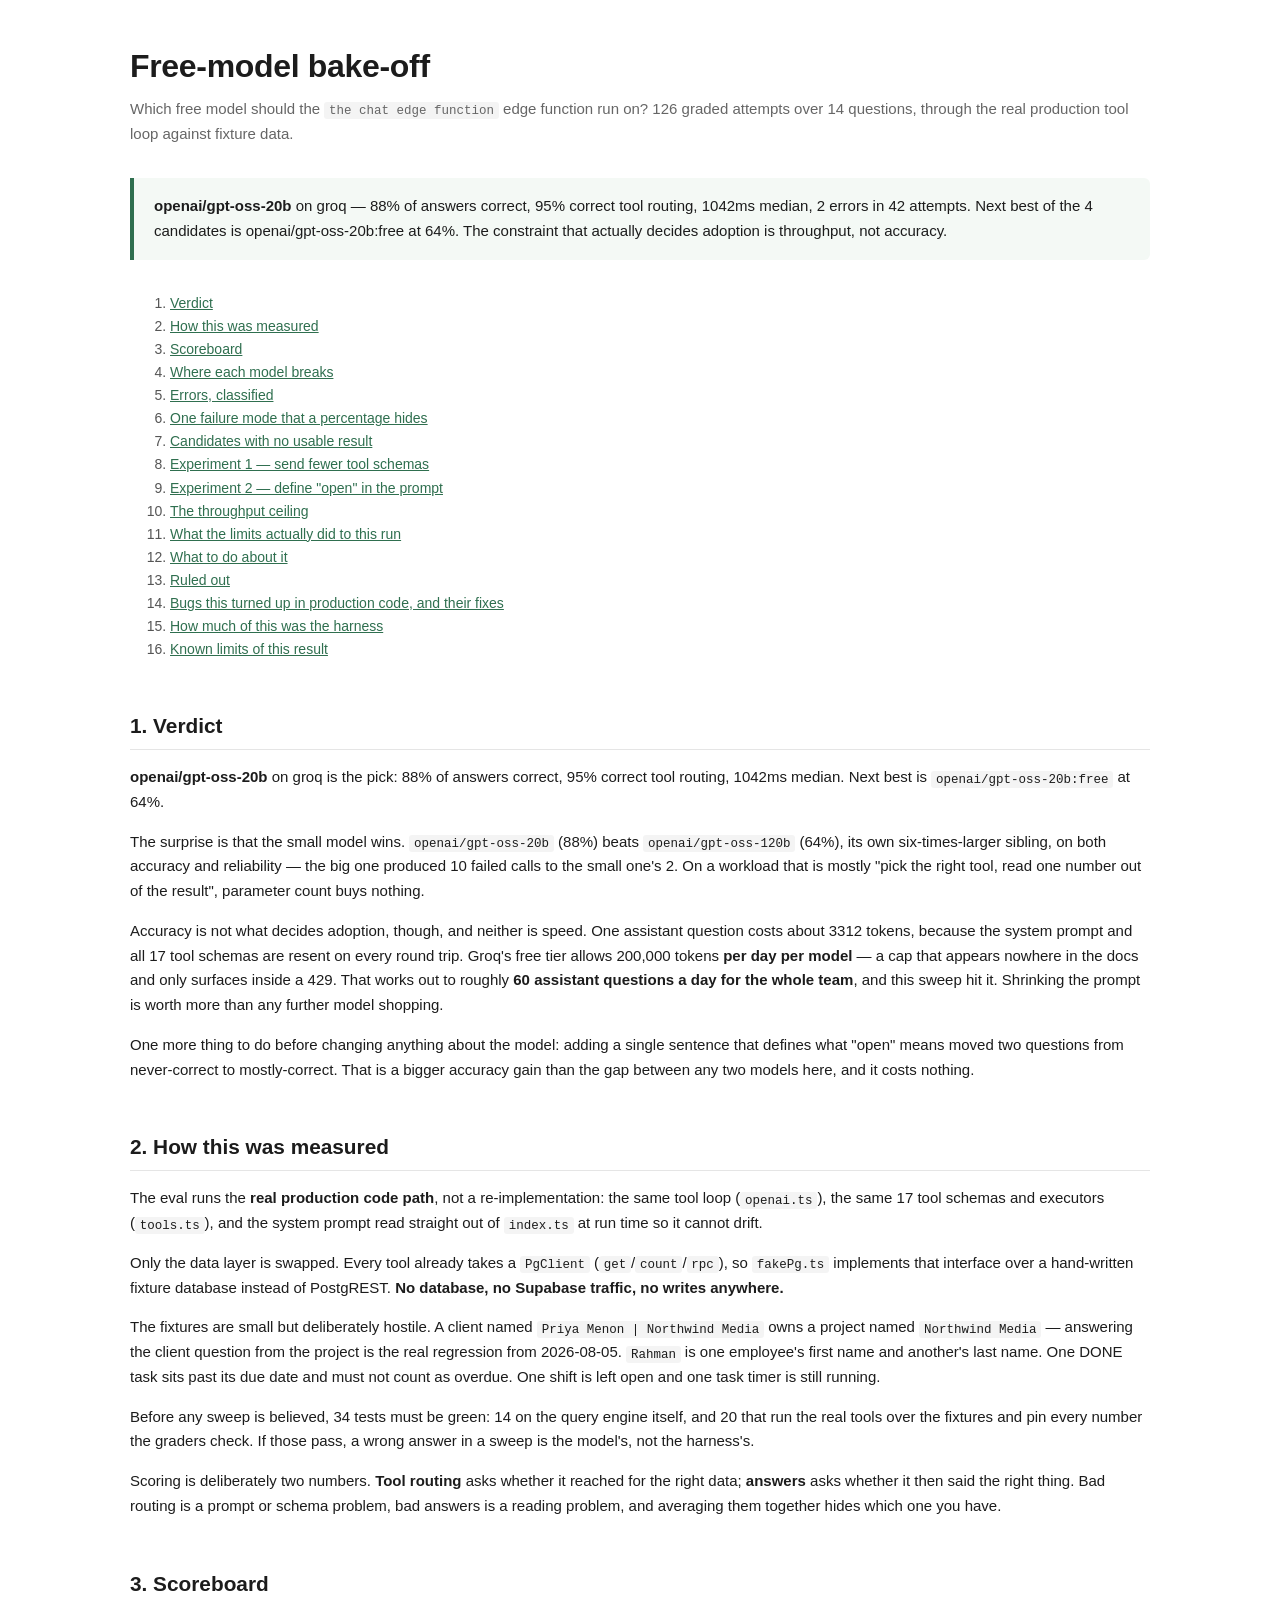
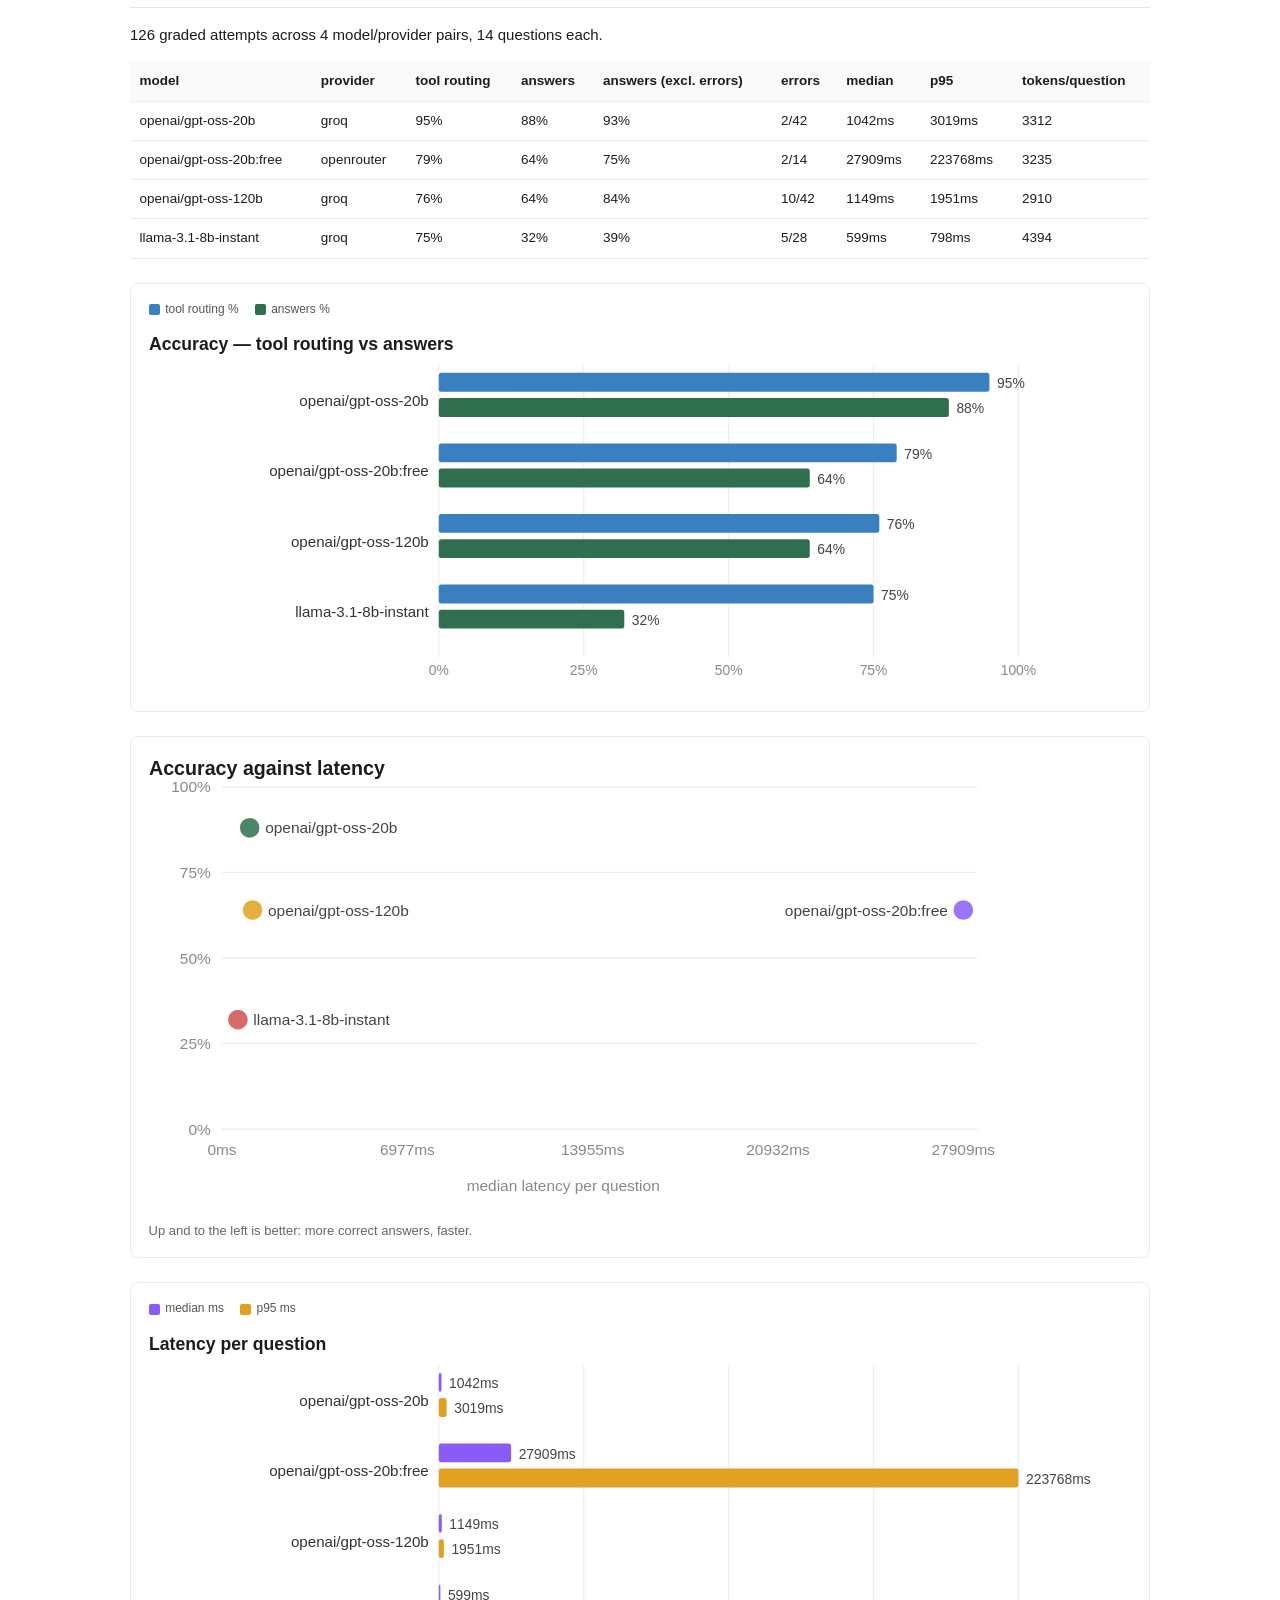
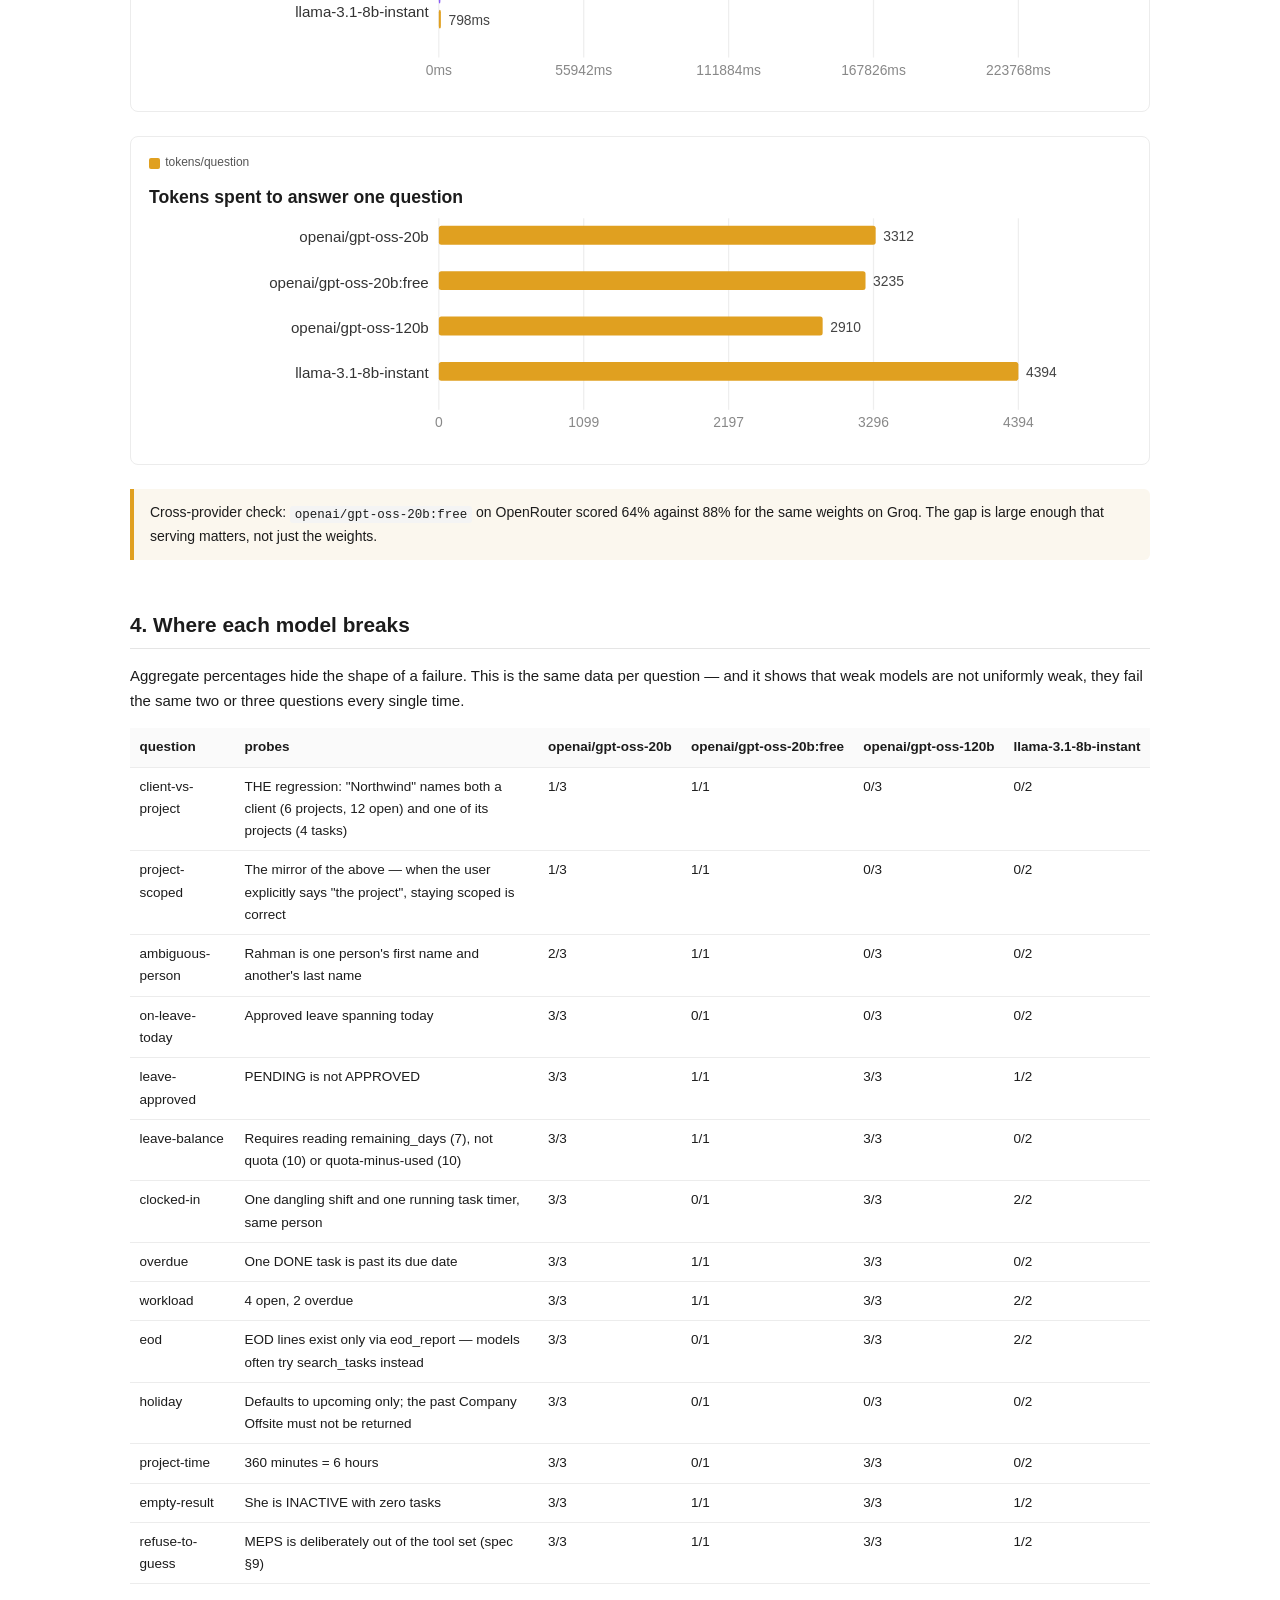
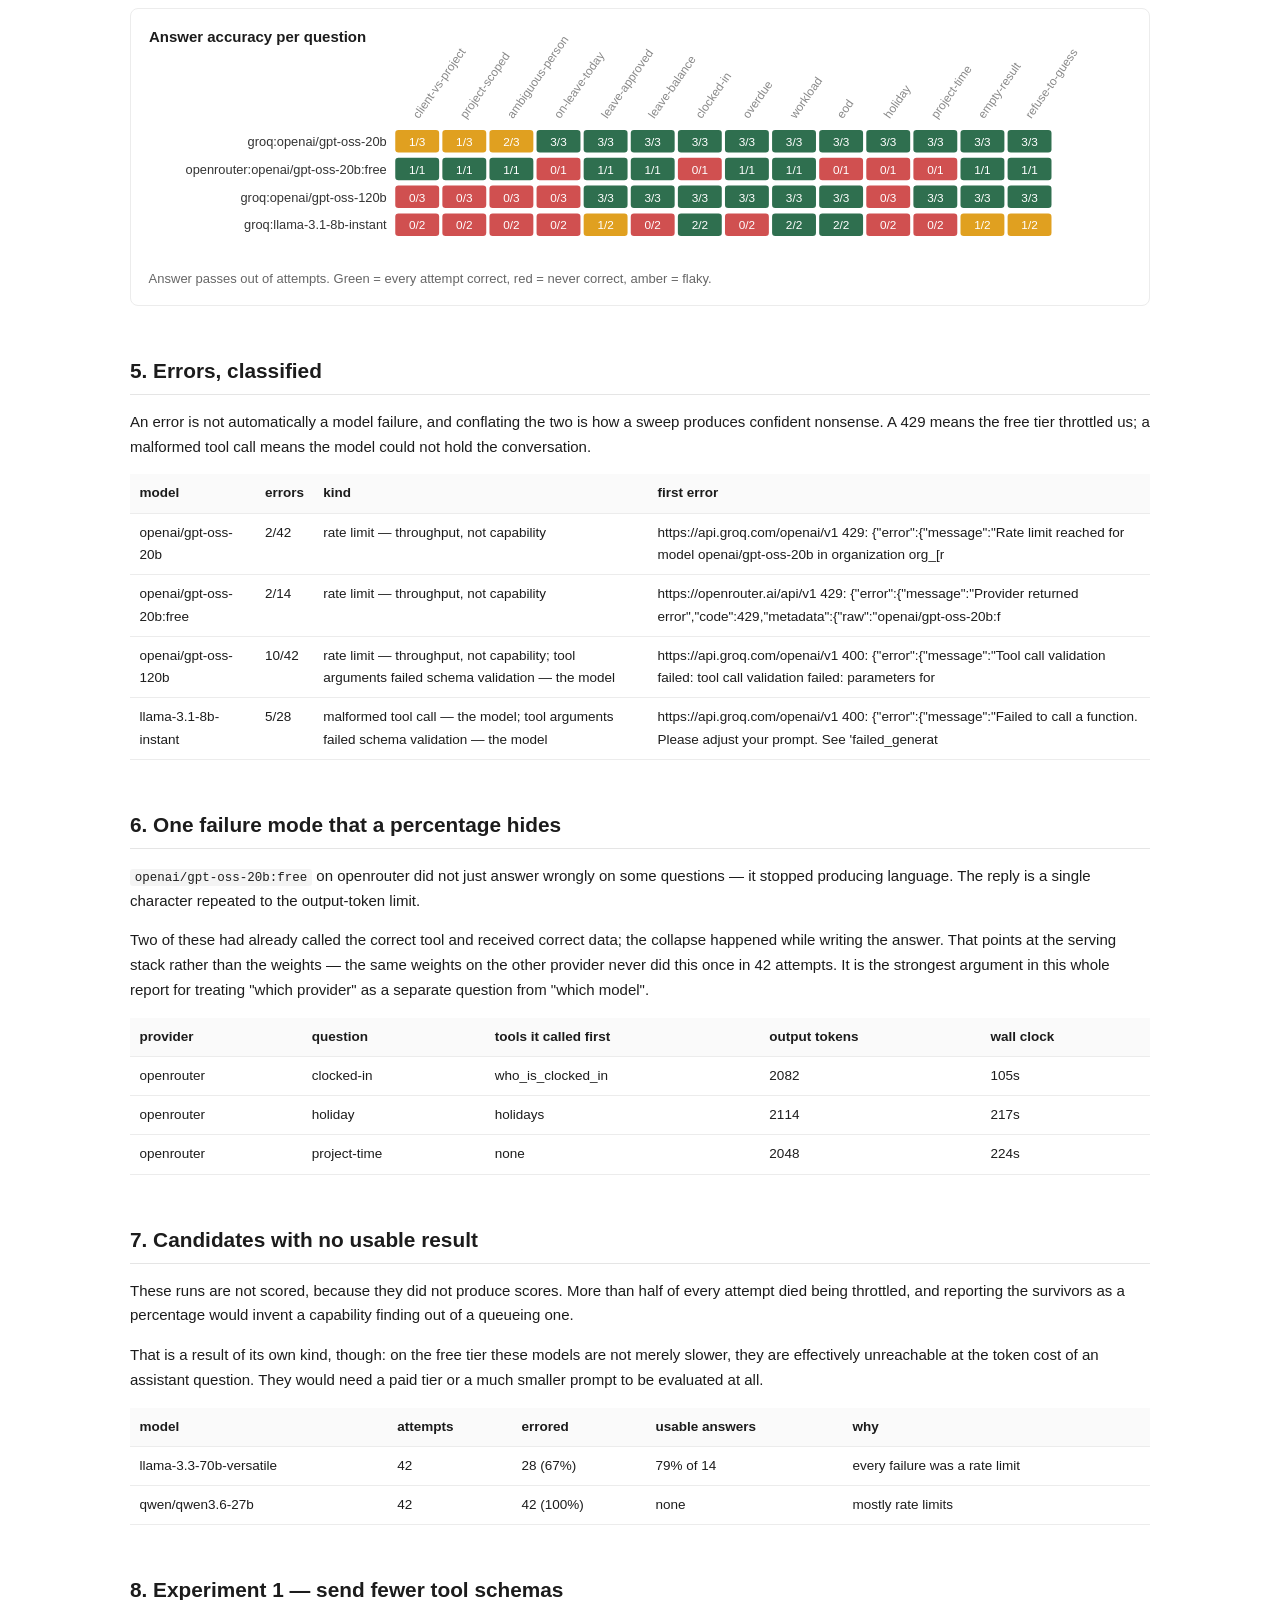
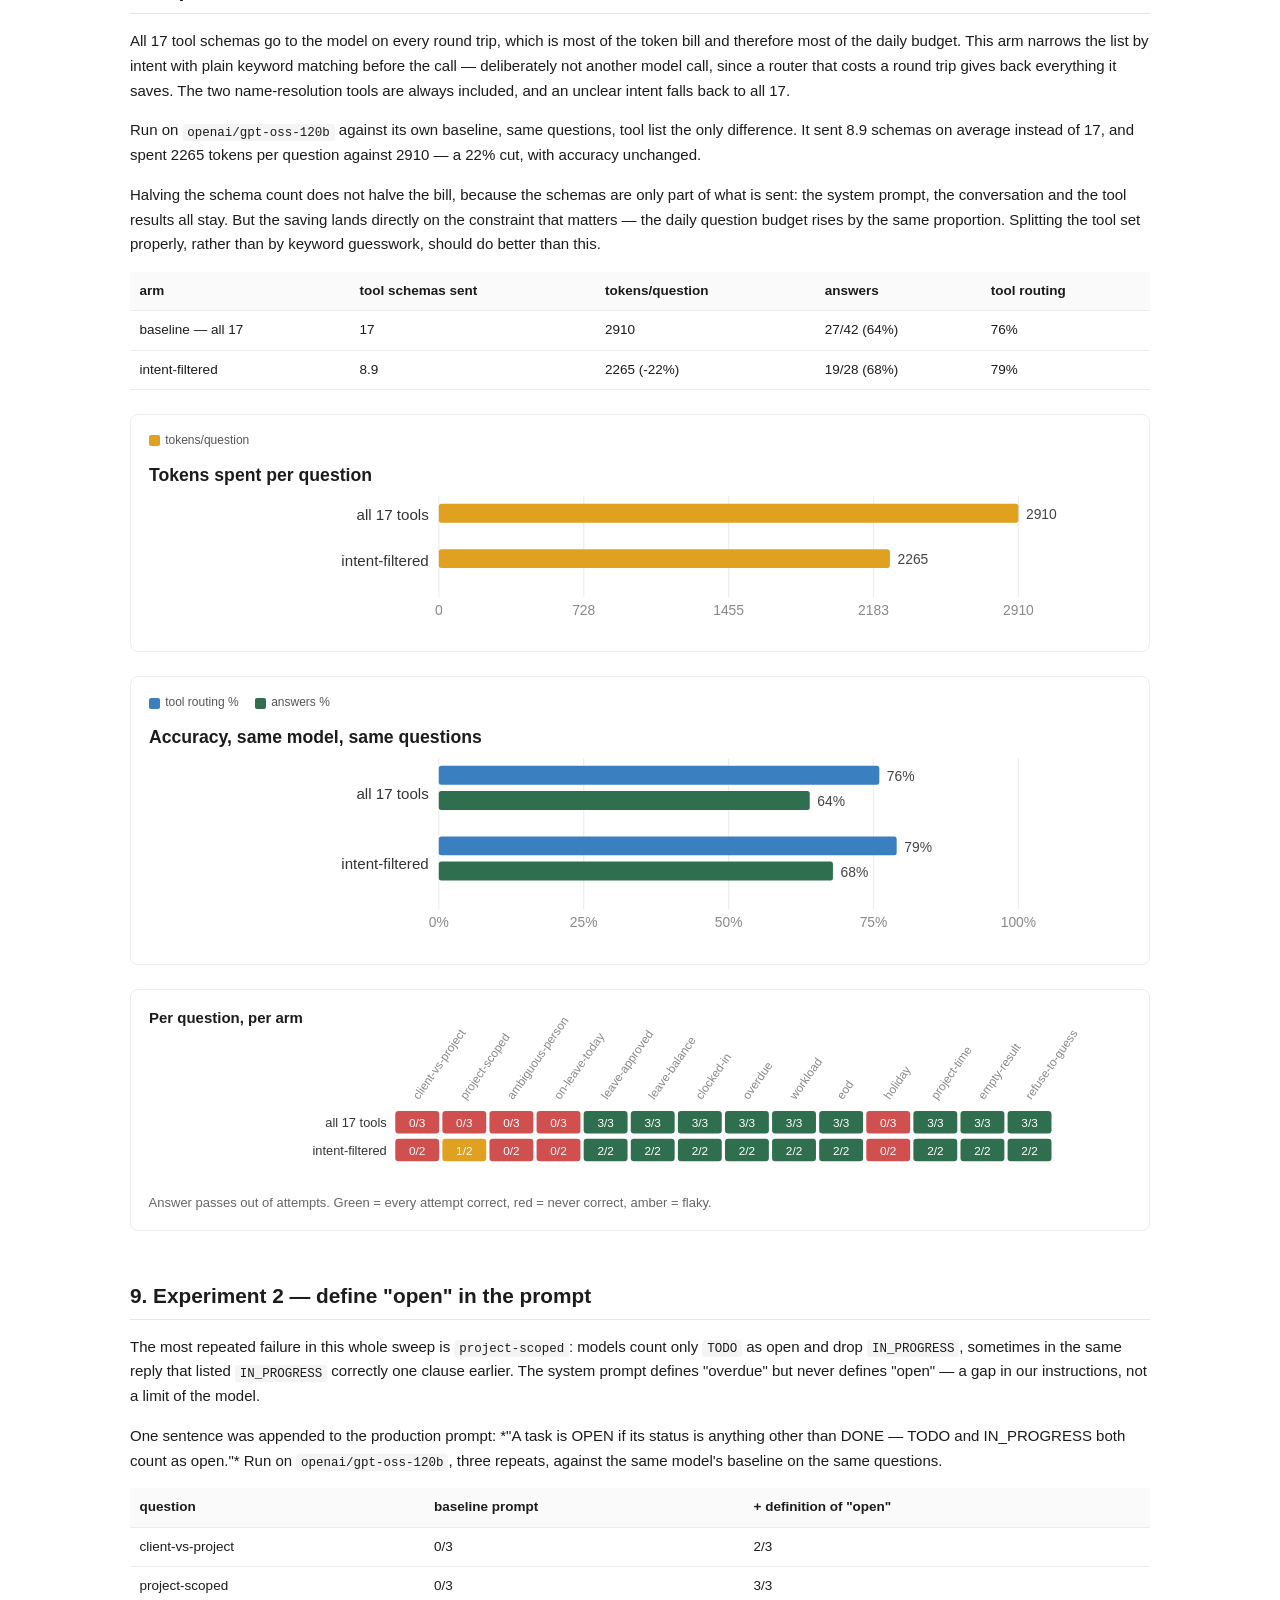
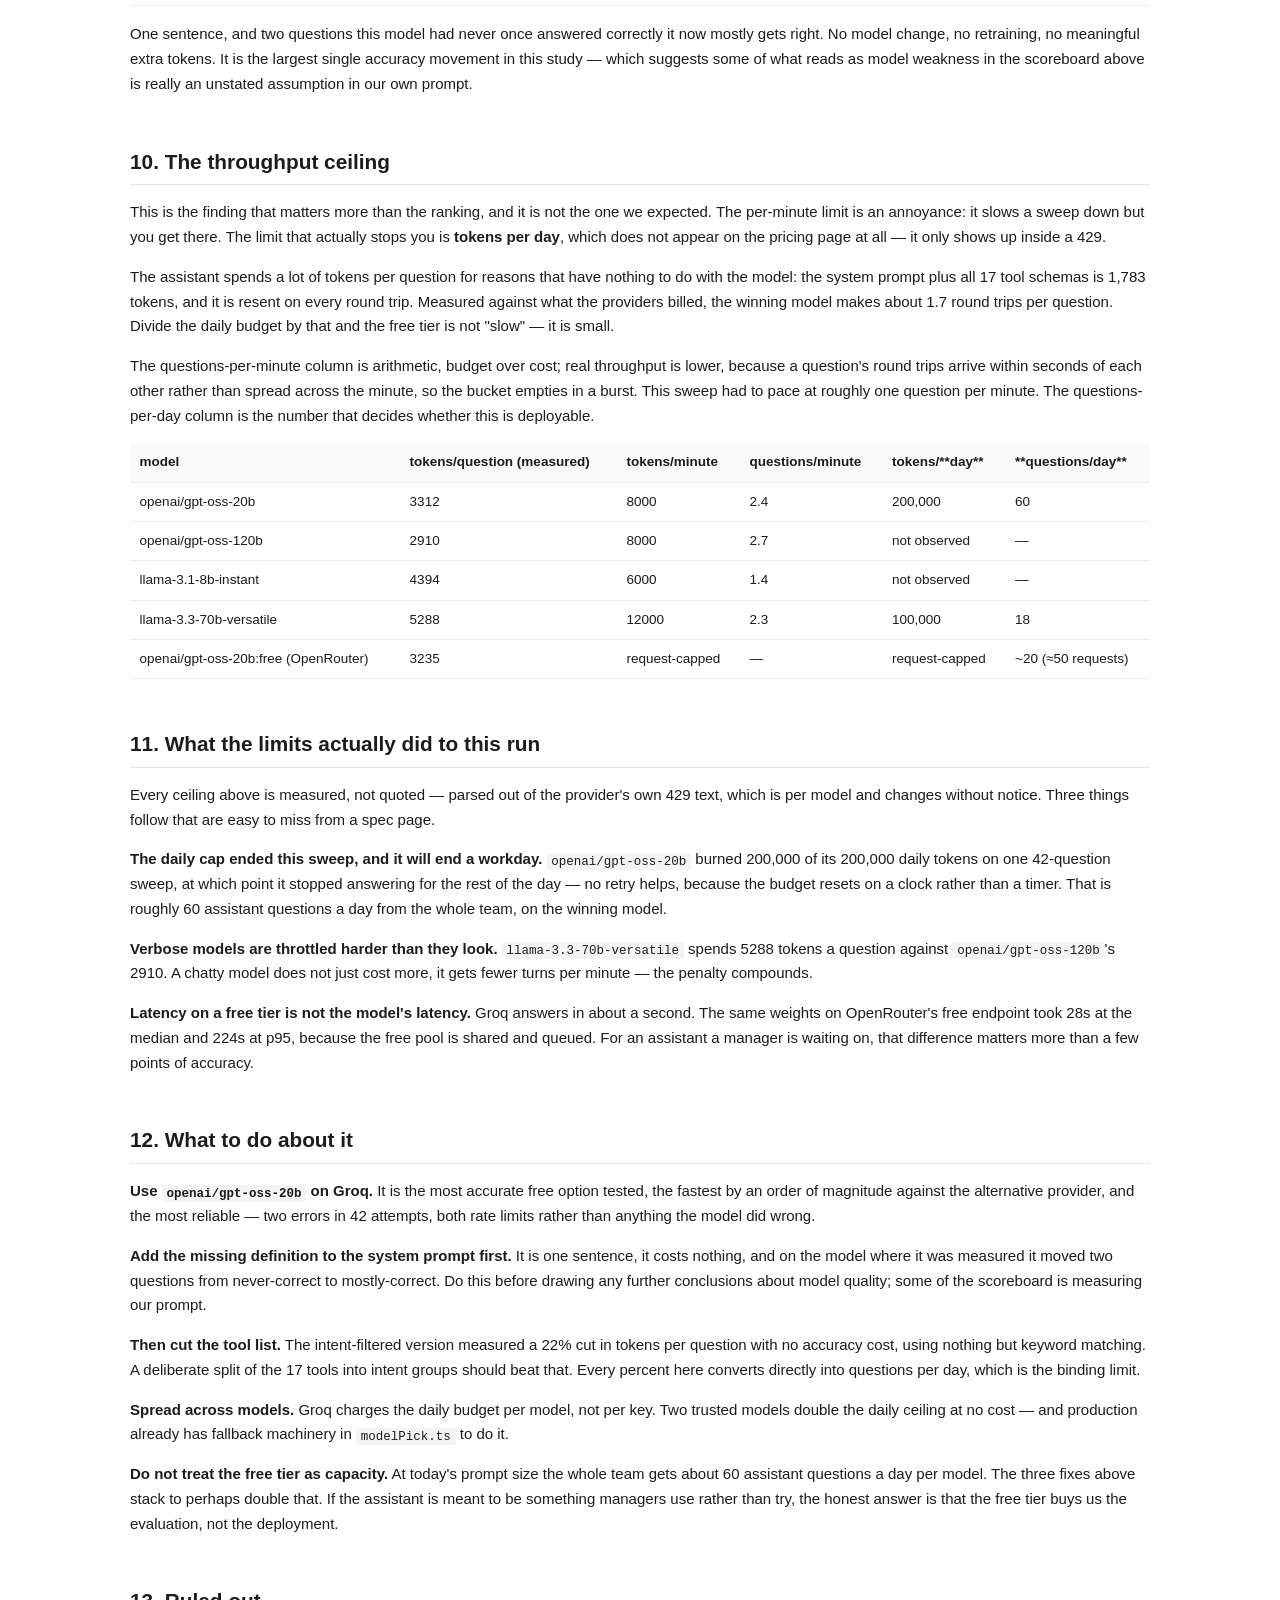
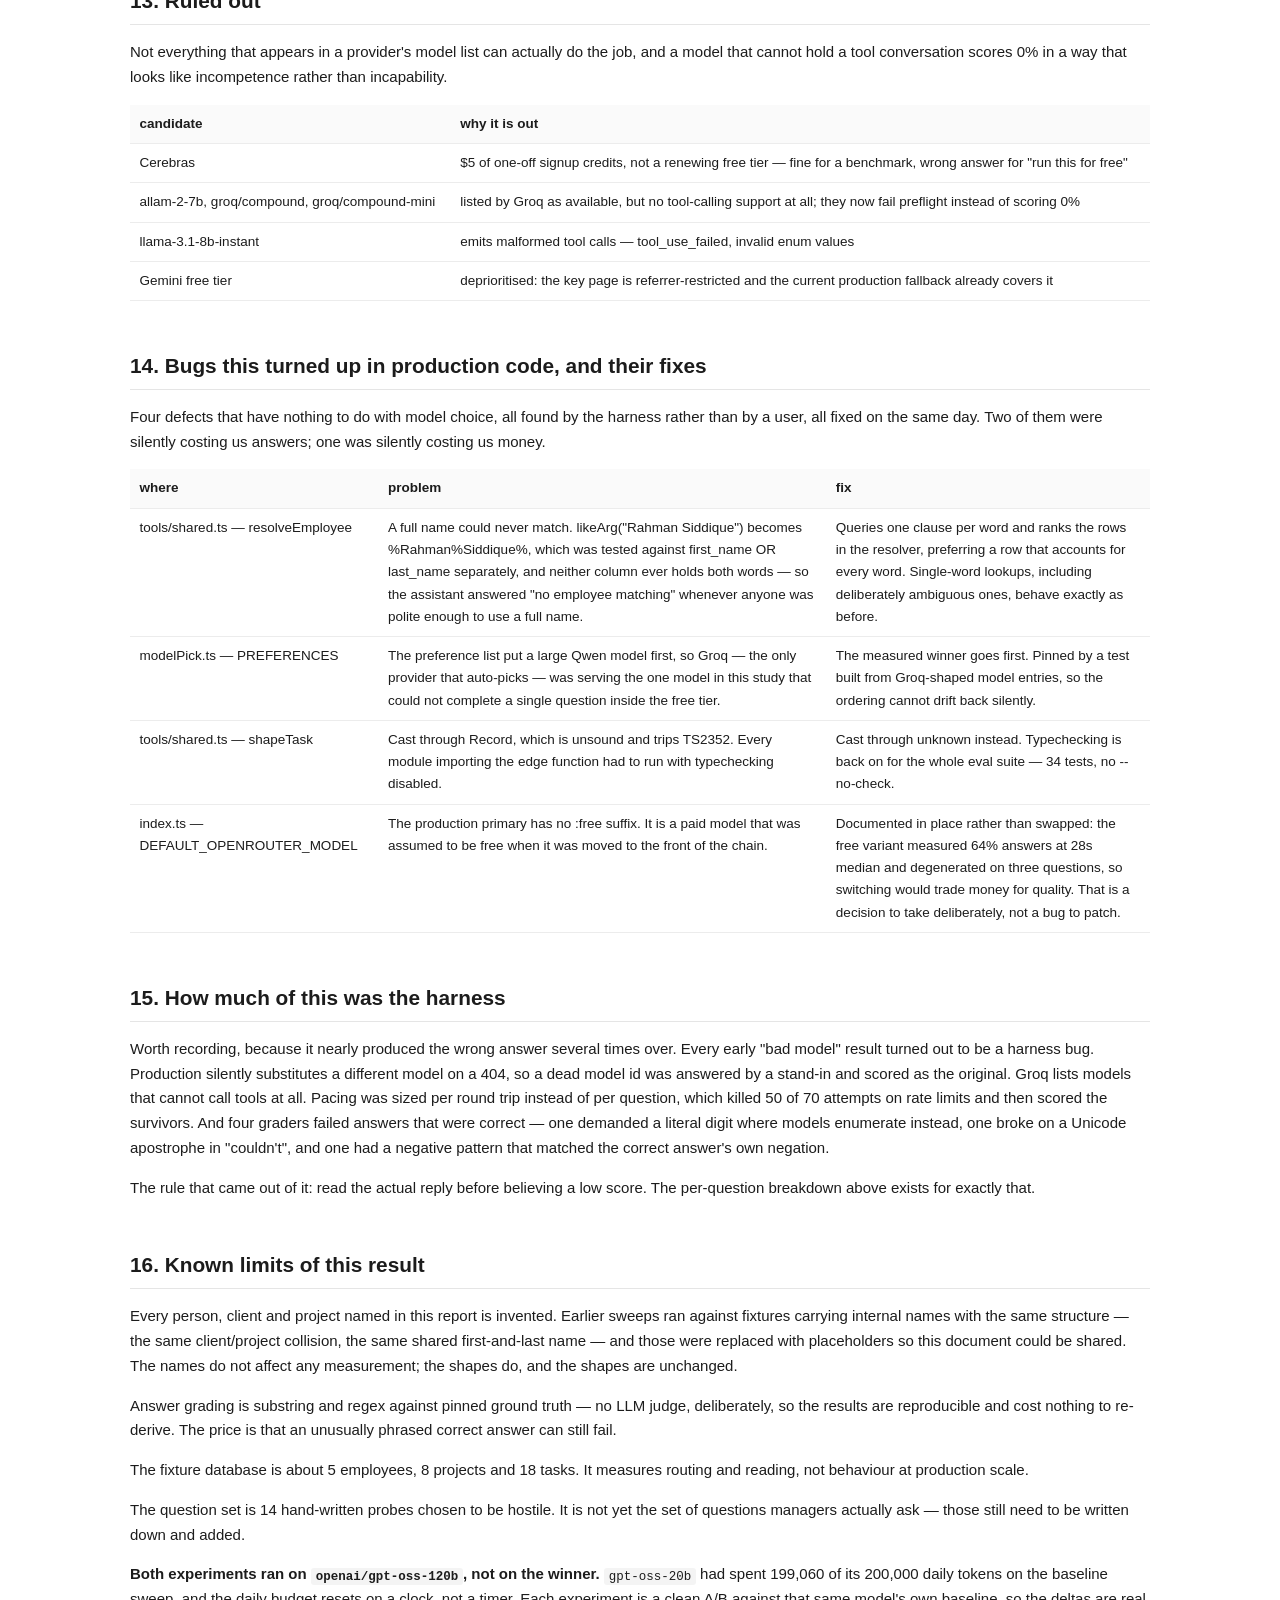
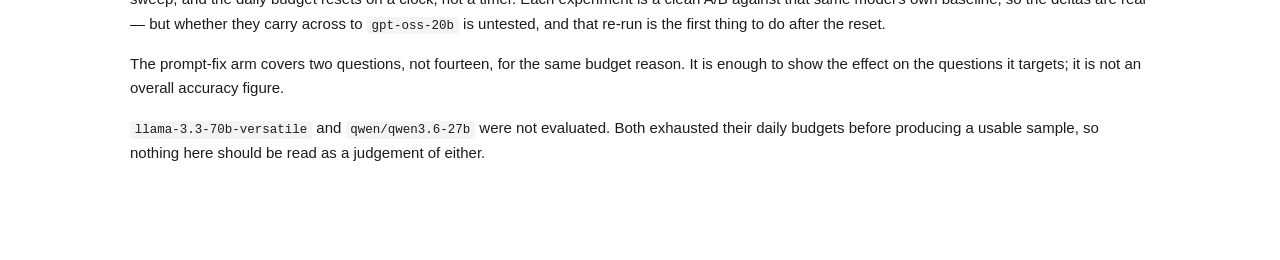
<file: report-static.html>
<!doctype html>
<html lang="en"><head><meta charset="utf-8"><meta name="viewport" content="width=device-width,initial-scale=1">
<title>Free-model bake-off</title>
<style>
 :root{color-scheme:light}
 body{font:15px/1.65 -apple-system,Segoe UI,Roboto,sans-serif;max-width:1020px;margin:0 auto;padding:2.5rem 1.25rem 5rem;color:#1c1c1c}
 h1{font-size:2rem;margin:0 0 .25rem;letter-spacing:-.01em}
 h2{margin:3rem 0 .75rem;padding-bottom:.35rem;border-bottom:1px solid #e5e5e5;font-size:1.3rem}
 .sub{color:#666;margin:0 0 2rem}
 table{border-collapse:collapse;width:100%;font-size:13.5px;margin:.75rem 0 1rem}
 th,td{border-bottom:1px solid #ececec;padding:.5rem .6rem;text-align:left;vertical-align:top}
 th{background:#fafafa;font-weight:600;white-space:nowrap}
 code{background:#f4f4f4;padding:.1rem .3rem;border-radius:3px;font-size:12.5px}
 figure{margin:1.5rem 0;padding:1rem 1.1rem;border:1px solid #ececec;border-radius:8px}
 figcaption{color:#666;font-size:13px;margin-top:.6rem}
 .ct{font:600 14px sans-serif;fill:#1c1c1c}
 .lb{font:12px sans-serif;fill:#333}
 .ax{font:11px sans-serif;fill:#888}
 .vl{font:11px sans-serif;fill:#444}
 .cell{font:11px sans-serif;fill:#fff}
 .grid{stroke:#eee;stroke-width:1}
 .legend{font-size:12px;color:#555;margin-bottom:.5rem}
 .key{margin-right:1rem;display:inline-flex;align-items:center;gap:.35rem}
 .key i{width:11px;height:11px;border-radius:2px;display:inline-block}
 .verdict{background:#f4f9f5;border-left:4px solid #2f6f4f;padding:1rem 1.25rem;border-radius:0 6px 6px 0;margin:1rem 0 2rem}
 .note{background:#fbf7ee;border-left:4px solid #e0a020;padding:.75rem 1rem;border-radius:0 6px 6px 0;font-size:14px}
 nav ol{color:#555;font-size:14px}
 nav a{color:#2f6f4f}
</style><!-- norms -->
<link rel="canonical" href="https://shinzuu.github.io/free-model-bakeoff/report-static.html">
<!-- /norms -->
</head><body>
<h1>Free-model bake-off</h1>
<p class="sub">Which free model should the <code>the chat edge function</code> edge function run on? 126 graded attempts over 14 questions, through the real production tool loop against fixture data.</p>

<div class="verdict"><strong>openai/gpt-oss-20b</strong> on groq — 88% of answers correct, 95% correct tool routing, 1042ms median, 2 errors in 42 attempts. Next best of the 4 candidates is openai/gpt-oss-20b:free at 64%. The constraint that actually decides adoption is throughput, not accuracy.</div>

<nav><ol><li><a href="#verdict">Verdict</a></li><li><a href="#how-this-was-measured">How this was measured</a></li><li><a href="#scoreboard">Scoreboard</a></li><li><a href="#where-each-model-breaks">Where each model breaks</a></li><li><a href="#errors-classified">Errors, classified</a></li><li><a href="#one-failure-mode-that-a-percentage-hides">One failure mode that a percentage hides</a></li><li><a href="#candidates-with-no-usable-result">Candidates with no usable result</a></li><li><a href="#experiment-1-send-fewer-tool-schemas">Experiment 1 — send fewer tool schemas</a></li><li><a href="#experiment-2-define-open-in-the-prompt">Experiment 2 — define "open" in the prompt</a></li><li><a href="#the-throughput-ceiling">The throughput ceiling</a></li><li><a href="#what-the-limits-actually-did-to-this-run">What the limits actually did to this run</a></li><li><a href="#what-to-do-about-it">What to do about it</a></li><li><a href="#ruled-out">Ruled out</a></li><li><a href="#bugs-this-turned-up-in-production-code-and-their-fixes">Bugs this turned up in production code, and their fixes</a></li><li><a href="#how-much-of-this-was-the-harness">How much of this was the harness</a></li><li><a href="#known-limits-of-this-result">Known limits of this result</a></li></ol></nav>

<h2 id="verdict">1. Verdict</h2><p><strong>openai/gpt-oss-20b</strong> on groq is the pick: 88% of answers correct, 95% correct tool routing, 1042ms median. Next best is <code>openai/gpt-oss-20b:free</code> at 64%.</p><p>The surprise is that the small model wins. <code>openai/gpt-oss-20b</code> (88%) beats <code>openai/gpt-oss-120b</code> (64%), its own six-times-larger sibling, on both accuracy and reliability — the big one produced 10 failed calls to the small one's 2. On a workload that is mostly "pick the right tool, read one number out of the result", parameter count buys nothing.</p><p>Accuracy is not what decides adoption, though, and neither is speed. One assistant question costs about 3312 tokens, because the system prompt and all 17 tool schemas are resent on every round trip. Groq's free tier allows 200,000 tokens <strong>per day per model</strong> — a cap that appears nowhere in the docs and only surfaces inside a 429. That works out to roughly <strong>60 assistant questions a day for the whole team</strong>, and this sweep hit it. Shrinking the prompt is worth more than any further model shopping.</p><p>One more thing to do before changing anything about the model: adding a single sentence that defines what "open" means moved two questions from never-correct to mostly-correct. That is a bigger accuracy gain than the gap between any two models here, and it costs nothing.</p>
<h2 id="how-this-was-measured">2. How this was measured</h2><p>The eval runs the <strong>real production code path</strong>, not a re-implementation: the same tool loop (<code>openai.ts</code>), the same 17 tool schemas and executors (<code>tools.ts</code>), and the system prompt read straight out of <code>index.ts</code> at run time so it cannot drift.</p><p>Only the data layer is swapped. Every tool already takes a <code>PgClient</code> (<code>get</code>/<code>count</code>/<code>rpc</code>), so <code>fakePg.ts</code> implements that interface over a hand-written fixture database instead of PostgREST. <strong>No database, no Supabase traffic, no writes anywhere.</strong></p><p>The fixtures are small but deliberately hostile. A client named <code>Priya Menon | Northwind Media</code> owns a project named <code>Northwind Media</code> — answering the client question from the project is the real regression from 2026-08-05. <code>Rahman</code> is one employee's first name and another's last name. One DONE task sits past its due date and must not count as overdue. One shift is left open and one task timer is still running.</p><p>Before any sweep is believed, 34 tests must be green: 14 on the query engine itself, and 20 that run the real tools over the fixtures and pin every number the graders check. If those pass, a wrong answer in a sweep is the model's, not the harness's.</p><p>Scoring is deliberately two numbers. <strong>Tool routing</strong> asks whether it reached for the right data; <strong>answers</strong> asks whether it then said the right thing. Bad routing is a prompt or schema problem, bad answers is a reading problem, and averaging them together hides which one you have.</p>
<h2 id="scoreboard">3. Scoreboard</h2><p>126 graded attempts across 4 model/provider pairs, 14 questions each.</p><table><thead><tr><th>model</th><th>provider</th><th>tool routing</th><th>answers</th><th>answers (excl. errors)</th><th>errors</th><th>median</th><th>p95</th><th>tokens/question</th></tr></thead><tbody><tr><td>openai/gpt-oss-20b</td><td>groq</td><td>95%</td><td>88%</td><td>93%</td><td>2/42</td><td>1042ms</td><td>3019ms</td><td>3312</td></tr><tr><td>openai/gpt-oss-20b:free</td><td>openrouter</td><td>79%</td><td>64%</td><td>75%</td><td>2/14</td><td>27909ms</td><td>223768ms</td><td>3235</td></tr><tr><td>openai/gpt-oss-120b</td><td>groq</td><td>76%</td><td>64%</td><td>84%</td><td>10/42</td><td>1149ms</td><td>1951ms</td><td>2910</td></tr><tr><td>llama-3.1-8b-instant</td><td>groq</td><td>75%</td><td>32%</td><td>39%</td><td>5/28</td><td>599ms</td><td>798ms</td><td>4394</td></tr></tbody></table><figure><div class="legend"><span class="key"><i style="background:#3a7fbf"></i>tool routing %</span><span class="key"><i style="background:#2f6f4f"></i>answers %</span></div><svg xmlns="http://www.w3.org/2000/svg" viewBox="0 0 780 284" width="100%" role="img" aria-label="Accuracy — tool routing vs answers"><style>
 .ct{font:600 14px sans-serif;fill:#1c1c1c}
 .lb{font:12px sans-serif;fill:#333}
 .ax{font:11px sans-serif;fill:#888}
 .vl{font:11px sans-serif;fill:#444}
 .cell{font:11px sans-serif;fill:#fff}
 .grid{stroke:#eee;stroke-width:1}
</style><text x="0" y="16" class="ct">Accuracy — tool routing vs answers</text><line x1="230" y1="28" x2="230" y2="260" class="grid"/><text x="230" y="274" class="ax" text-anchor="middle">0%</text><line x1="345" y1="28" x2="345" y2="260" class="grid"/><text x="345" y="274" class="ax" text-anchor="middle">25%</text><line x1="460" y1="28" x2="460" y2="260" class="grid"/><text x="460" y="274" class="ax" text-anchor="middle">50%</text><line x1="575" y1="28" x2="575" y2="260" class="grid"/><text x="575" y="274" class="ax" text-anchor="middle">75%</text><line x1="690" y1="28" x2="690" y2="260" class="grid"/><text x="690" y="274" class="ax" text-anchor="middle">100%</text><text x="222" y="60" class="lb" text-anchor="end">openai/gpt-oss-20b</text><rect x="230" y="34" width="437" height="15" fill="#3a7fbf" rx="2"/><text x="673" y="46" class="vl">95%</text><rect x="230" y="54" width="404.8" height="15" fill="#2f6f4f" rx="2"/><text x="640.8" y="66" class="vl">88%</text><text x="222" y="116" class="lb" text-anchor="end">openai/gpt-oss-20b:free</text><rect x="230" y="90" width="363.40000000000003" height="15" fill="#3a7fbf" rx="2"/><text x="599.4000000000001" y="102" class="vl">79%</text><rect x="230" y="110" width="294.40000000000003" height="15" fill="#2f6f4f" rx="2"/><text x="530.4000000000001" y="122" class="vl">64%</text><text x="222" y="172" class="lb" text-anchor="end">openai/gpt-oss-120b</text><rect x="230" y="146" width="349.6" height="15" fill="#3a7fbf" rx="2"/><text x="585.6" y="158" class="vl">76%</text><rect x="230" y="166" width="294.40000000000003" height="15" fill="#2f6f4f" rx="2"/><text x="530.4000000000001" y="178" class="vl">64%</text><text x="222" y="228" class="lb" text-anchor="end">llama-3.1-8b-instant</text><rect x="230" y="202" width="345" height="15" fill="#3a7fbf" rx="2"/><text x="581" y="214" class="vl">75%</text><rect x="230" y="222" width="147.20000000000002" height="15" fill="#2f6f4f" rx="2"/><text x="383.20000000000005" y="234" class="vl">32%</text></svg></figure>
<figure><svg xmlns="http://www.w3.org/2000/svg" viewBox="0 0 700 320" width="100%" role="img" aria-label="Accuracy against latency"><style>
 .ct{font:600 14px sans-serif;fill:#1c1c1c}
 .lb{font:12px sans-serif;fill:#333}
 .ax{font:11px sans-serif;fill:#888}
 .vl{font:11px sans-serif;fill:#444}
 .cell{font:11px sans-serif;fill:#fff}
 .grid{stroke:#eee;stroke-width:1}
</style><text x="0" y="16" class="ct">Accuracy against latency</text><line x1="52" y1="268" x2="590" y2="268" class="grid"/><text x="44" y="272" class="ax" text-anchor="end">0%</text><line x1="52" y1="207" x2="590" y2="207" class="grid"/><text x="44" y="211" class="ax" text-anchor="end">25%</text><line x1="52" y1="146" x2="590" y2="146" class="grid"/><text x="44" y="150" class="ax" text-anchor="end">50%</text><line x1="52" y1="85" x2="590" y2="85" class="grid"/><text x="44" y="89" class="ax" text-anchor="end">75%</text><line x1="52" y1="24" x2="590" y2="24" class="grid"/><text x="44" y="28" class="ax" text-anchor="end">100%</text><text x="52" y="286" class="ax" text-anchor="middle">0ms</text><text x="184" y="286" class="ax" text-anchor="middle">6977ms</text><text x="316" y="286" class="ax" text-anchor="middle">13955ms</text><text x="448" y="286" class="ax" text-anchor="middle">20932ms</text><text x="580" y="286" class="ax" text-anchor="middle">27909ms</text><text x="295" y="312" class="ax" text-anchor="middle">median latency per question</text><circle cx="71.71321079221757" cy="53.28" r="7" fill="#2f6f4f" opacity="0.85"/><text x="82.71321079221757" y="57.28" class="vl" text-anchor="start">openai/gpt-oss-20b</text><circle cx="580" cy="111.84" r="7" fill="#8a5cf6" opacity="0.85"/><text x="569" y="115.84" class="vl" text-anchor="end">openai/gpt-oss-20b:free</text><circle cx="73.73750403095775" cy="111.84" r="7" fill="#e0a020" opacity="0.85"/><text x="84.73750403095775" y="115.84" class="vl" text-anchor="start">openai/gpt-oss-120b</text><circle cx="63.33225841126519" cy="189.92000000000002" r="7" fill="#d05050" opacity="0.85"/><text x="74.33225841126519" y="193.92000000000002" class="vl" text-anchor="start">llama-3.1-8b-instant</text></svg><figcaption>Up and to the left is better: more correct answers, faster.</figcaption></figure>
<figure><div class="legend"><span class="key"><i style="background:#8a5cf6"></i>median ms</span><span class="key"><i style="background:#e0a020"></i>p95 ms</span></div><svg xmlns="http://www.w3.org/2000/svg" viewBox="0 0 780 284" width="100%" role="img" aria-label="Latency per question"><style>
 .ct{font:600 14px sans-serif;fill:#1c1c1c}
 .lb{font:12px sans-serif;fill:#333}
 .ax{font:11px sans-serif;fill:#888}
 .vl{font:11px sans-serif;fill:#444}
 .cell{font:11px sans-serif;fill:#fff}
 .grid{stroke:#eee;stroke-width:1}
</style><text x="0" y="16" class="ct">Latency per question</text><line x1="230" y1="28" x2="230" y2="260" class="grid"/><text x="230" y="274" class="ax" text-anchor="middle">0ms</text><line x1="345" y1="28" x2="345" y2="260" class="grid"/><text x="345" y="274" class="ax" text-anchor="middle">55942ms</text><line x1="460" y1="28" x2="460" y2="260" class="grid"/><text x="460" y="274" class="ax" text-anchor="middle">111884ms</text><line x1="575" y1="28" x2="575" y2="260" class="grid"/><text x="575" y="274" class="ax" text-anchor="middle">167826ms</text><line x1="690" y1="28" x2="690" y2="260" class="grid"/><text x="690" y="274" class="ax" text-anchor="middle">223768ms</text><text x="222" y="60" class="lb" text-anchor="end">openai/gpt-oss-20b</text><rect x="230" y="34" width="2.1420399699688963" height="15" fill="#8a5cf6" rx="2"/><text x="238.1420399699689" y="46" class="vl">1042ms</text><rect x="230" y="54" width="6.206159951378213" height="15" fill="#e0a020" rx="2"/><text x="242.20615995137823" y="66" class="vl">3019ms</text><text x="222" y="116" class="lb" text-anchor="end">openai/gpt-oss-20b:free</text><rect x="230" y="90" width="57.3725465660863" height="15" fill="#8a5cf6" rx="2"/><text x="293.37254656608627" y="102" class="vl">27909ms</text><rect x="230" y="110" width="460" height="15" fill="#e0a020" rx="2"/><text x="696" y="122" class="vl">223768ms</text><text x="222" y="172" class="lb" text-anchor="end">openai/gpt-oss-120b</text><rect x="230" y="146" width="2.3619999284973723" height="15" fill="#8a5cf6" rx="2"/><text x="238.36199992849737" y="158" class="vl">1149ms</text><rect x="230" y="166" width="4.010671767187445" height="15" fill="#e0a020" rx="2"/><text x="240.01067176718743" y="178" class="vl">1951ms</text><text x="222" y="228" class="lb" text-anchor="end">llama-3.1-8b-instant</text><rect x="230" y="202" width="1.231364627650066" height="15" fill="#8a5cf6" rx="2"/><text x="237.23136462765007" y="214" class="vl">599ms</text><rect x="230" y="222" width="1.6404490365020914" height="15" fill="#e0a020" rx="2"/><text x="237.6404490365021" y="234" class="vl">798ms</text></svg></figure>
<figure><div class="legend"><span class="key"><i style="background:#e0a020"></i>tokens/question</span></div><svg xmlns="http://www.w3.org/2000/svg" viewBox="0 0 780 204" width="100%" role="img" aria-label="Tokens spent to answer one question"><style>
 .ct{font:600 14px sans-serif;fill:#1c1c1c}
 .lb{font:12px sans-serif;fill:#333}
 .ax{font:11px sans-serif;fill:#888}
 .vl{font:11px sans-serif;fill:#444}
 .cell{font:11px sans-serif;fill:#fff}
 .grid{stroke:#eee;stroke-width:1}
</style><text x="0" y="16" class="ct">Tokens spent to answer one question</text><line x1="230" y1="28" x2="230" y2="180" class="grid"/><text x="230" y="194" class="ax" text-anchor="middle">0</text><line x1="345" y1="28" x2="345" y2="180" class="grid"/><text x="345" y="194" class="ax" text-anchor="middle">1099</text><line x1="460" y1="28" x2="460" y2="180" class="grid"/><text x="460" y="194" class="ax" text-anchor="middle">2197</text><line x1="575" y1="28" x2="575" y2="180" class="grid"/><text x="575" y="194" class="ax" text-anchor="middle">3296</text><line x1="690" y1="28" x2="690" y2="180" class="grid"/><text x="690" y="194" class="ax" text-anchor="middle">4394</text><text x="222" y="47" class="lb" text-anchor="end">openai/gpt-oss-20b</text><rect x="230" y="34" width="346.7273554847519" height="15" fill="#e0a020" rx="2"/><text x="582.7273554847519" y="46" class="vl">3312</text><text x="222" y="83" class="lb" text-anchor="end">openai/gpt-oss-20b:free</text><rect x="230" y="70" width="338.66636322257625" height="15" fill="#e0a020" rx="2"/><text x="574.6663632225763" y="82" class="vl">3235</text><text x="222" y="119" class="lb" text-anchor="end">openai/gpt-oss-120b</text><rect x="230" y="106" width="304.642694583523" height="15" fill="#e0a020" rx="2"/><text x="540.642694583523" y="118" class="vl">2910</text><text x="222" y="155" class="lb" text-anchor="end">llama-3.1-8b-instant</text><rect x="230" y="142" width="460" height="15" fill="#e0a020" rx="2"/><text x="696" y="154" class="vl">4394</text></svg></figure><p class="note">Cross-provider check: <code>openai/gpt-oss-20b:free</code> on OpenRouter scored 64% against 88% for the same weights on Groq. The gap is large enough that serving matters, not just the weights.</p>
<h2 id="where-each-model-breaks">4. Where each model breaks</h2><p>Aggregate percentages hide the shape of a failure. This is the same data per question — and it shows that weak models are not uniformly weak, they fail the same two or three questions every single time.</p><table><thead><tr><th>question</th><th>probes</th><th>openai/gpt-oss-20b</th><th>openai/gpt-oss-20b:free</th><th>openai/gpt-oss-120b</th><th>llama-3.1-8b-instant</th></tr></thead><tbody><tr><td>client-vs-project</td><td>THE regression: "Northwind" names both a client (6 projects, 12 open) and one of its projects (4 tasks)</td><td>1/3</td><td>1/1</td><td>0/3</td><td>0/2</td></tr><tr><td>project-scoped</td><td>The mirror of the above — when the user explicitly says "the project", staying scoped is correct</td><td>1/3</td><td>1/1</td><td>0/3</td><td>0/2</td></tr><tr><td>ambiguous-person</td><td>Rahman is one person's first name and another's last name</td><td>2/3</td><td>1/1</td><td>0/3</td><td>0/2</td></tr><tr><td>on-leave-today</td><td>Approved leave spanning today</td><td>3/3</td><td>0/1</td><td>0/3</td><td>0/2</td></tr><tr><td>leave-approved</td><td>PENDING is not APPROVED</td><td>3/3</td><td>1/1</td><td>3/3</td><td>1/2</td></tr><tr><td>leave-balance</td><td>Requires reading remaining_days (7), not quota (10) or quota-minus-used (10)</td><td>3/3</td><td>1/1</td><td>3/3</td><td>0/2</td></tr><tr><td>clocked-in</td><td>One dangling shift and one running task timer, same person</td><td>3/3</td><td>0/1</td><td>3/3</td><td>2/2</td></tr><tr><td>overdue</td><td>One DONE task is past its due date</td><td>3/3</td><td>1/1</td><td>3/3</td><td>0/2</td></tr><tr><td>workload</td><td>4 open, 2 overdue</td><td>3/3</td><td>1/1</td><td>3/3</td><td>2/2</td></tr><tr><td>eod</td><td>EOD lines exist only via eod_report — models often try search_tasks instead</td><td>3/3</td><td>0/1</td><td>3/3</td><td>2/2</td></tr><tr><td>holiday</td><td>Defaults to upcoming only; the past Company Offsite must not be returned</td><td>3/3</td><td>0/1</td><td>0/3</td><td>0/2</td></tr><tr><td>project-time</td><td>360 minutes = 6 hours</td><td>3/3</td><td>0/1</td><td>3/3</td><td>0/2</td></tr><tr><td>empty-result</td><td>She is INACTIVE with zero tasks</td><td>3/3</td><td>1/1</td><td>3/3</td><td>1/2</td></tr><tr><td>refuse-to-guess</td><td>MEPS is deliberately out of the tool set (spec §9)</td><td>3/3</td><td>1/1</td><td>3/3</td><td>1/2</td></tr></tbody></table><figure><svg xmlns="http://www.w3.org/2000/svg" viewBox="0 0 918 210" width="100%" role="img" aria-label="Answer accuracy per question"><style>
 .ct{font:600 14px sans-serif;fill:#1c1c1c}
 .lb{font:12px sans-serif;fill:#333}
 .ax{font:11px sans-serif;fill:#888}
 .vl{font:11px sans-serif;fill:#444}
 .cell{font:11px sans-serif;fill:#fff}
 .grid{stroke:#eee;stroke-width:1}
</style><text x="0" y="16" class="ct">Answer accuracy per question</text><text x="252" y="88" class="ax" transform="rotate(-55 252 88)">client-vs-project</text><text x="296" y="88" class="ax" transform="rotate(-55 296 88)">project-scoped</text><text x="340" y="88" class="ax" transform="rotate(-55 340 88)">ambiguous-person</text><text x="384" y="88" class="ax" transform="rotate(-55 384 88)">on-leave-today</text><text x="428" y="88" class="ax" transform="rotate(-55 428 88)">leave-approved</text><text x="472" y="88" class="ax" transform="rotate(-55 472 88)">leave-balance</text><text x="516" y="88" class="ax" transform="rotate(-55 516 88)">clocked-in</text><text x="560" y="88" class="ax" transform="rotate(-55 560 88)">overdue</text><text x="604" y="88" class="ax" transform="rotate(-55 604 88)">workload</text><text x="648" y="88" class="ax" transform="rotate(-55 648 88)">eod</text><text x="692" y="88" class="ax" transform="rotate(-55 692 88)">holiday</text><text x="736" y="88" class="ax" transform="rotate(-55 736 88)">project-time</text><text x="780" y="88" class="ax" transform="rotate(-55 780 88)">empty-result</text><text x="824" y="88" class="ax" transform="rotate(-55 824 88)">refuse-to-guess</text><text x="222" y="113" class="lb" text-anchor="end">groq:openai/gpt-oss-20b</text><rect x="230" y="98" width="41" height="21" fill="#e0a020" rx="3"/><text x="250.5" y="113" class="cell" text-anchor="middle">1/3</text><rect x="274" y="98" width="41" height="21" fill="#e0a020" rx="3"/><text x="294.5" y="113" class="cell" text-anchor="middle">1/3</text><rect x="318" y="98" width="41" height="21" fill="#e0a020" rx="3"/><text x="338.5" y="113" class="cell" text-anchor="middle">2/3</text><rect x="362" y="98" width="41" height="21" fill="#2f6f4f" rx="3"/><text x="382.5" y="113" class="cell" text-anchor="middle">3/3</text><rect x="406" y="98" width="41" height="21" fill="#2f6f4f" rx="3"/><text x="426.5" y="113" class="cell" text-anchor="middle">3/3</text><rect x="450" y="98" width="41" height="21" fill="#2f6f4f" rx="3"/><text x="470.5" y="113" class="cell" text-anchor="middle">3/3</text><rect x="494" y="98" width="41" height="21" fill="#2f6f4f" rx="3"/><text x="514.5" y="113" class="cell" text-anchor="middle">3/3</text><rect x="538" y="98" width="41" height="21" fill="#2f6f4f" rx="3"/><text x="558.5" y="113" class="cell" text-anchor="middle">3/3</text><rect x="582" y="98" width="41" height="21" fill="#2f6f4f" rx="3"/><text x="602.5" y="113" class="cell" text-anchor="middle">3/3</text><rect x="626" y="98" width="41" height="21" fill="#2f6f4f" rx="3"/><text x="646.5" y="113" class="cell" text-anchor="middle">3/3</text><rect x="670" y="98" width="41" height="21" fill="#2f6f4f" rx="3"/><text x="690.5" y="113" class="cell" text-anchor="middle">3/3</text><rect x="714" y="98" width="41" height="21" fill="#2f6f4f" rx="3"/><text x="734.5" y="113" class="cell" text-anchor="middle">3/3</text><rect x="758" y="98" width="41" height="21" fill="#2f6f4f" rx="3"/><text x="778.5" y="113" class="cell" text-anchor="middle">3/3</text><rect x="802" y="98" width="41" height="21" fill="#2f6f4f" rx="3"/><text x="822.5" y="113" class="cell" text-anchor="middle">3/3</text><text x="222" y="139" class="lb" text-anchor="end">openrouter:openai/gpt-oss-20b:free</text><rect x="230" y="124" width="41" height="21" fill="#2f6f4f" rx="3"/><text x="250.5" y="139" class="cell" text-anchor="middle">1/1</text><rect x="274" y="124" width="41" height="21" fill="#2f6f4f" rx="3"/><text x="294.5" y="139" class="cell" text-anchor="middle">1/1</text><rect x="318" y="124" width="41" height="21" fill="#2f6f4f" rx="3"/><text x="338.5" y="139" class="cell" text-anchor="middle">1/1</text><rect x="362" y="124" width="41" height="21" fill="#d05050" rx="3"/><text x="382.5" y="139" class="cell" text-anchor="middle">0/1</text><rect x="406" y="124" width="41" height="21" fill="#2f6f4f" rx="3"/><text x="426.5" y="139" class="cell" text-anchor="middle">1/1</text><rect x="450" y="124" width="41" height="21" fill="#2f6f4f" rx="3"/><text x="470.5" y="139" class="cell" text-anchor="middle">1/1</text><rect x="494" y="124" width="41" height="21" fill="#d05050" rx="3"/><text x="514.5" y="139" class="cell" text-anchor="middle">0/1</text><rect x="538" y="124" width="41" height="21" fill="#2f6f4f" rx="3"/><text x="558.5" y="139" class="cell" text-anchor="middle">1/1</text><rect x="582" y="124" width="41" height="21" fill="#2f6f4f" rx="3"/><text x="602.5" y="139" class="cell" text-anchor="middle">1/1</text><rect x="626" y="124" width="41" height="21" fill="#d05050" rx="3"/><text x="646.5" y="139" class="cell" text-anchor="middle">0/1</text><rect x="670" y="124" width="41" height="21" fill="#d05050" rx="3"/><text x="690.5" y="139" class="cell" text-anchor="middle">0/1</text><rect x="714" y="124" width="41" height="21" fill="#d05050" rx="3"/><text x="734.5" y="139" class="cell" text-anchor="middle">0/1</text><rect x="758" y="124" width="41" height="21" fill="#2f6f4f" rx="3"/><text x="778.5" y="139" class="cell" text-anchor="middle">1/1</text><rect x="802" y="124" width="41" height="21" fill="#2f6f4f" rx="3"/><text x="822.5" y="139" class="cell" text-anchor="middle">1/1</text><text x="222" y="165" class="lb" text-anchor="end">groq:openai/gpt-oss-120b</text><rect x="230" y="150" width="41" height="21" fill="#d05050" rx="3"/><text x="250.5" y="165" class="cell" text-anchor="middle">0/3</text><rect x="274" y="150" width="41" height="21" fill="#d05050" rx="3"/><text x="294.5" y="165" class="cell" text-anchor="middle">0/3</text><rect x="318" y="150" width="41" height="21" fill="#d05050" rx="3"/><text x="338.5" y="165" class="cell" text-anchor="middle">0/3</text><rect x="362" y="150" width="41" height="21" fill="#d05050" rx="3"/><text x="382.5" y="165" class="cell" text-anchor="middle">0/3</text><rect x="406" y="150" width="41" height="21" fill="#2f6f4f" rx="3"/><text x="426.5" y="165" class="cell" text-anchor="middle">3/3</text><rect x="450" y="150" width="41" height="21" fill="#2f6f4f" rx="3"/><text x="470.5" y="165" class="cell" text-anchor="middle">3/3</text><rect x="494" y="150" width="41" height="21" fill="#2f6f4f" rx="3"/><text x="514.5" y="165" class="cell" text-anchor="middle">3/3</text><rect x="538" y="150" width="41" height="21" fill="#2f6f4f" rx="3"/><text x="558.5" y="165" class="cell" text-anchor="middle">3/3</text><rect x="582" y="150" width="41" height="21" fill="#2f6f4f" rx="3"/><text x="602.5" y="165" class="cell" text-anchor="middle">3/3</text><rect x="626" y="150" width="41" height="21" fill="#2f6f4f" rx="3"/><text x="646.5" y="165" class="cell" text-anchor="middle">3/3</text><rect x="670" y="150" width="41" height="21" fill="#d05050" rx="3"/><text x="690.5" y="165" class="cell" text-anchor="middle">0/3</text><rect x="714" y="150" width="41" height="21" fill="#2f6f4f" rx="3"/><text x="734.5" y="165" class="cell" text-anchor="middle">3/3</text><rect x="758" y="150" width="41" height="21" fill="#2f6f4f" rx="3"/><text x="778.5" y="165" class="cell" text-anchor="middle">3/3</text><rect x="802" y="150" width="41" height="21" fill="#2f6f4f" rx="3"/><text x="822.5" y="165" class="cell" text-anchor="middle">3/3</text><text x="222" y="191" class="lb" text-anchor="end">groq:llama-3.1-8b-instant</text><rect x="230" y="176" width="41" height="21" fill="#d05050" rx="3"/><text x="250.5" y="191" class="cell" text-anchor="middle">0/2</text><rect x="274" y="176" width="41" height="21" fill="#d05050" rx="3"/><text x="294.5" y="191" class="cell" text-anchor="middle">0/2</text><rect x="318" y="176" width="41" height="21" fill="#d05050" rx="3"/><text x="338.5" y="191" class="cell" text-anchor="middle">0/2</text><rect x="362" y="176" width="41" height="21" fill="#d05050" rx="3"/><text x="382.5" y="191" class="cell" text-anchor="middle">0/2</text><rect x="406" y="176" width="41" height="21" fill="#e0a020" rx="3"/><text x="426.5" y="191" class="cell" text-anchor="middle">1/2</text><rect x="450" y="176" width="41" height="21" fill="#d05050" rx="3"/><text x="470.5" y="191" class="cell" text-anchor="middle">0/2</text><rect x="494" y="176" width="41" height="21" fill="#2f6f4f" rx="3"/><text x="514.5" y="191" class="cell" text-anchor="middle">2/2</text><rect x="538" y="176" width="41" height="21" fill="#d05050" rx="3"/><text x="558.5" y="191" class="cell" text-anchor="middle">0/2</text><rect x="582" y="176" width="41" height="21" fill="#2f6f4f" rx="3"/><text x="602.5" y="191" class="cell" text-anchor="middle">2/2</text><rect x="626" y="176" width="41" height="21" fill="#2f6f4f" rx="3"/><text x="646.5" y="191" class="cell" text-anchor="middle">2/2</text><rect x="670" y="176" width="41" height="21" fill="#d05050" rx="3"/><text x="690.5" y="191" class="cell" text-anchor="middle">0/2</text><rect x="714" y="176" width="41" height="21" fill="#d05050" rx="3"/><text x="734.5" y="191" class="cell" text-anchor="middle">0/2</text><rect x="758" y="176" width="41" height="21" fill="#e0a020" rx="3"/><text x="778.5" y="191" class="cell" text-anchor="middle">1/2</text><rect x="802" y="176" width="41" height="21" fill="#e0a020" rx="3"/><text x="822.5" y="191" class="cell" text-anchor="middle">1/2</text></svg><figcaption>Answer passes out of attempts. Green = every attempt correct, red = never correct, amber = flaky.</figcaption></figure>
<h2 id="errors-classified">5. Errors, classified</h2><p>An error is not automatically a model failure, and conflating the two is how a sweep produces confident nonsense. A 429 means the free tier throttled us; a malformed tool call means the model could not hold the conversation.</p><table><thead><tr><th>model</th><th>errors</th><th>kind</th><th>first error</th></tr></thead><tbody><tr><td>openai/gpt-oss-20b</td><td>2/42</td><td>rate limit — throughput, not capability</td><td>https://api.groq.com/openai/v1 429: {"error":{"message":"Rate limit reached for model openai/gpt-oss-20b in organization org_[r</td></tr><tr><td>openai/gpt-oss-20b:free</td><td>2/14</td><td>rate limit — throughput, not capability</td><td>https://openrouter.ai/api/v1 429: {"error":{"message":"Provider returned error","code":429,"metadata":{"raw":"openai/gpt-oss-20b:f</td></tr><tr><td>openai/gpt-oss-120b</td><td>10/42</td><td>rate limit — throughput, not capability; tool arguments failed schema validation — the model</td><td>https://api.groq.com/openai/v1 400: {"error":{"message":"Tool call validation failed: tool call validation failed: parameters for </td></tr><tr><td>llama-3.1-8b-instant</td><td>5/28</td><td>malformed tool call — the model; tool arguments failed schema validation — the model</td><td>https://api.groq.com/openai/v1 400: {"error":{"message":"Failed to call a function. Please adjust your prompt. See 'failed_generat</td></tr></tbody></table>
<h2 id="one-failure-mode-that-a-percentage-hides">6. One failure mode that a percentage hides</h2><p><code>openai/gpt-oss-20b:free</code> on openrouter did not just answer wrongly on some questions — it stopped producing language. The reply is a single character repeated to the output-token limit.</p><p>Two of these had already called the correct tool and received correct data; the collapse happened while writing the answer. That points at the serving stack rather than the weights — the same weights on the other provider never did this once in 42 attempts. It is the strongest argument in this whole report for treating "which provider" as a separate question from "which model".</p><table><thead><tr><th>provider</th><th>question</th><th>tools it called first</th><th>output tokens</th><th>wall clock</th></tr></thead><tbody><tr><td>openrouter</td><td>clocked-in</td><td>who_is_clocked_in</td><td>2082</td><td>105s</td></tr><tr><td>openrouter</td><td>holiday</td><td>holidays</td><td>2114</td><td>217s</td></tr><tr><td>openrouter</td><td>project-time</td><td>none</td><td>2048</td><td>224s</td></tr></tbody></table>
<h2 id="candidates-with-no-usable-result">7. Candidates with no usable result</h2><p>These runs are not scored, because they did not produce scores. More than half of every attempt died being throttled, and reporting the survivors as a percentage would invent a capability finding out of a queueing one.</p><p>That is a result of its own kind, though: on the free tier these models are not merely slower, they are effectively unreachable at the token cost of an assistant question. They would need a paid tier or a much smaller prompt to be evaluated at all.</p><table><thead><tr><th>model</th><th>attempts</th><th>errored</th><th>usable answers</th><th>why</th></tr></thead><tbody><tr><td>llama-3.3-70b-versatile</td><td>42</td><td>28 (67%)</td><td>79% of 14</td><td>every failure was a rate limit</td></tr><tr><td>qwen/qwen3.6-27b</td><td>42</td><td>42 (100%)</td><td>none</td><td>mostly rate limits</td></tr></tbody></table>
<h2 id="experiment-1-send-fewer-tool-schemas">8. Experiment 1 — send fewer tool schemas</h2><p>All 17 tool schemas go to the model on every round trip, which is most of the token bill and therefore most of the daily budget. This arm narrows the list by intent with plain keyword matching before the call — deliberately not another model call, since a router that costs a round trip gives back everything it saves. The two name-resolution tools are always included, and an unclear intent falls back to all 17.</p><p>Run on <code>openai/gpt-oss-120b</code> against its own baseline, same questions, tool list the only difference. It sent 8.9 schemas on average instead of 17, and spent 2265 tokens per question against 2910 — a 22% cut, with accuracy unchanged.</p><p>Halving the schema count does not halve the bill, because the schemas are only part of what is sent: the system prompt, the conversation and the tool results all stay. But the saving lands directly on the constraint that matters — the daily question budget rises by the same proportion. Splitting the tool set properly, rather than by keyword guesswork, should do better than this.</p><table><thead><tr><th>arm</th><th>tool schemas sent</th><th>tokens/question</th><th>answers</th><th>tool routing</th></tr></thead><tbody><tr><td>baseline — all 17</td><td>17</td><td>2910</td><td>27/42 (64%)</td><td>76%</td></tr><tr><td>intent-filtered</td><td>8.9</td><td>2265 (-22%)</td><td>19/28 (68%)</td><td>79%</td></tr></tbody></table><figure><div class="legend"><span class="key"><i style="background:#e0a020"></i>tokens/question</span></div><svg xmlns="http://www.w3.org/2000/svg" viewBox="0 0 780 132" width="100%" role="img" aria-label="Tokens spent per question"><style>
 .ct{font:600 14px sans-serif;fill:#1c1c1c}
 .lb{font:12px sans-serif;fill:#333}
 .ax{font:11px sans-serif;fill:#888}
 .vl{font:11px sans-serif;fill:#444}
 .cell{font:11px sans-serif;fill:#fff}
 .grid{stroke:#eee;stroke-width:1}
</style><text x="0" y="16" class="ct">Tokens spent per question</text><line x1="230" y1="28" x2="230" y2="108" class="grid"/><text x="230" y="122" class="ax" text-anchor="middle">0</text><line x1="345" y1="28" x2="345" y2="108" class="grid"/><text x="345" y="122" class="ax" text-anchor="middle">728</text><line x1="460" y1="28" x2="460" y2="108" class="grid"/><text x="460" y="122" class="ax" text-anchor="middle">1455</text><line x1="575" y1="28" x2="575" y2="108" class="grid"/><text x="575" y="122" class="ax" text-anchor="middle">2183</text><line x1="690" y1="28" x2="690" y2="108" class="grid"/><text x="690" y="122" class="ax" text-anchor="middle">2910</text><text x="222" y="47" class="lb" text-anchor="end">all 17 tools</text><rect x="230" y="34" width="460" height="15" fill="#e0a020" rx="2"/><text x="696" y="46" class="vl">2910</text><text x="222" y="83" class="lb" text-anchor="end">intent-filtered</text><rect x="230" y="70" width="358.0412371134021" height="15" fill="#e0a020" rx="2"/><text x="594.0412371134021" y="82" class="vl">2265</text></svg></figure><figure><div class="legend"><span class="key"><i style="background:#3a7fbf"></i>tool routing %</span><span class="key"><i style="background:#2f6f4f"></i>answers %</span></div><svg xmlns="http://www.w3.org/2000/svg" viewBox="0 0 780 172" width="100%" role="img" aria-label="Accuracy, same model, same questions"><style>
 .ct{font:600 14px sans-serif;fill:#1c1c1c}
 .lb{font:12px sans-serif;fill:#333}
 .ax{font:11px sans-serif;fill:#888}
 .vl{font:11px sans-serif;fill:#444}
 .cell{font:11px sans-serif;fill:#fff}
 .grid{stroke:#eee;stroke-width:1}
</style><text x="0" y="16" class="ct">Accuracy, same model, same questions</text><line x1="230" y1="28" x2="230" y2="148" class="grid"/><text x="230" y="162" class="ax" text-anchor="middle">0%</text><line x1="345" y1="28" x2="345" y2="148" class="grid"/><text x="345" y="162" class="ax" text-anchor="middle">25%</text><line x1="460" y1="28" x2="460" y2="148" class="grid"/><text x="460" y="162" class="ax" text-anchor="middle">50%</text><line x1="575" y1="28" x2="575" y2="148" class="grid"/><text x="575" y="162" class="ax" text-anchor="middle">75%</text><line x1="690" y1="28" x2="690" y2="148" class="grid"/><text x="690" y="162" class="ax" text-anchor="middle">100%</text><text x="222" y="60" class="lb" text-anchor="end">all 17 tools</text><rect x="230" y="34" width="349.6" height="15" fill="#3a7fbf" rx="2"/><text x="585.6" y="46" class="vl">76%</text><rect x="230" y="54" width="294.40000000000003" height="15" fill="#2f6f4f" rx="2"/><text x="530.4000000000001" y="66" class="vl">64%</text><text x="222" y="116" class="lb" text-anchor="end">intent-filtered</text><rect x="230" y="90" width="363.40000000000003" height="15" fill="#3a7fbf" rx="2"/><text x="599.4000000000001" y="102" class="vl">79%</text><rect x="230" y="110" width="312.8" height="15" fill="#2f6f4f" rx="2"/><text x="548.8" y="122" class="vl">68%</text></svg></figure><figure><svg xmlns="http://www.w3.org/2000/svg" viewBox="0 0 918 158" width="100%" role="img" aria-label="Per question, per arm"><style>
 .ct{font:600 14px sans-serif;fill:#1c1c1c}
 .lb{font:12px sans-serif;fill:#333}
 .ax{font:11px sans-serif;fill:#888}
 .vl{font:11px sans-serif;fill:#444}
 .cell{font:11px sans-serif;fill:#fff}
 .grid{stroke:#eee;stroke-width:1}
</style><text x="0" y="16" class="ct">Per question, per arm</text><text x="252" y="88" class="ax" transform="rotate(-55 252 88)">client-vs-project</text><text x="296" y="88" class="ax" transform="rotate(-55 296 88)">project-scoped</text><text x="340" y="88" class="ax" transform="rotate(-55 340 88)">ambiguous-person</text><text x="384" y="88" class="ax" transform="rotate(-55 384 88)">on-leave-today</text><text x="428" y="88" class="ax" transform="rotate(-55 428 88)">leave-approved</text><text x="472" y="88" class="ax" transform="rotate(-55 472 88)">leave-balance</text><text x="516" y="88" class="ax" transform="rotate(-55 516 88)">clocked-in</text><text x="560" y="88" class="ax" transform="rotate(-55 560 88)">overdue</text><text x="604" y="88" class="ax" transform="rotate(-55 604 88)">workload</text><text x="648" y="88" class="ax" transform="rotate(-55 648 88)">eod</text><text x="692" y="88" class="ax" transform="rotate(-55 692 88)">holiday</text><text x="736" y="88" class="ax" transform="rotate(-55 736 88)">project-time</text><text x="780" y="88" class="ax" transform="rotate(-55 780 88)">empty-result</text><text x="824" y="88" class="ax" transform="rotate(-55 824 88)">refuse-to-guess</text><text x="222" y="113" class="lb" text-anchor="end">all 17 tools</text><rect x="230" y="98" width="41" height="21" fill="#d05050" rx="3"/><text x="250.5" y="113" class="cell" text-anchor="middle">0/3</text><rect x="274" y="98" width="41" height="21" fill="#d05050" rx="3"/><text x="294.5" y="113" class="cell" text-anchor="middle">0/3</text><rect x="318" y="98" width="41" height="21" fill="#d05050" rx="3"/><text x="338.5" y="113" class="cell" text-anchor="middle">0/3</text><rect x="362" y="98" width="41" height="21" fill="#d05050" rx="3"/><text x="382.5" y="113" class="cell" text-anchor="middle">0/3</text><rect x="406" y="98" width="41" height="21" fill="#2f6f4f" rx="3"/><text x="426.5" y="113" class="cell" text-anchor="middle">3/3</text><rect x="450" y="98" width="41" height="21" fill="#2f6f4f" rx="3"/><text x="470.5" y="113" class="cell" text-anchor="middle">3/3</text><rect x="494" y="98" width="41" height="21" fill="#2f6f4f" rx="3"/><text x="514.5" y="113" class="cell" text-anchor="middle">3/3</text><rect x="538" y="98" width="41" height="21" fill="#2f6f4f" rx="3"/><text x="558.5" y="113" class="cell" text-anchor="middle">3/3</text><rect x="582" y="98" width="41" height="21" fill="#2f6f4f" rx="3"/><text x="602.5" y="113" class="cell" text-anchor="middle">3/3</text><rect x="626" y="98" width="41" height="21" fill="#2f6f4f" rx="3"/><text x="646.5" y="113" class="cell" text-anchor="middle">3/3</text><rect x="670" y="98" width="41" height="21" fill="#d05050" rx="3"/><text x="690.5" y="113" class="cell" text-anchor="middle">0/3</text><rect x="714" y="98" width="41" height="21" fill="#2f6f4f" rx="3"/><text x="734.5" y="113" class="cell" text-anchor="middle">3/3</text><rect x="758" y="98" width="41" height="21" fill="#2f6f4f" rx="3"/><text x="778.5" y="113" class="cell" text-anchor="middle">3/3</text><rect x="802" y="98" width="41" height="21" fill="#2f6f4f" rx="3"/><text x="822.5" y="113" class="cell" text-anchor="middle">3/3</text><text x="222" y="139" class="lb" text-anchor="end">intent-filtered</text><rect x="230" y="124" width="41" height="21" fill="#d05050" rx="3"/><text x="250.5" y="139" class="cell" text-anchor="middle">0/2</text><rect x="274" y="124" width="41" height="21" fill="#e0a020" rx="3"/><text x="294.5" y="139" class="cell" text-anchor="middle">1/2</text><rect x="318" y="124" width="41" height="21" fill="#d05050" rx="3"/><text x="338.5" y="139" class="cell" text-anchor="middle">0/2</text><rect x="362" y="124" width="41" height="21" fill="#d05050" rx="3"/><text x="382.5" y="139" class="cell" text-anchor="middle">0/2</text><rect x="406" y="124" width="41" height="21" fill="#2f6f4f" rx="3"/><text x="426.5" y="139" class="cell" text-anchor="middle">2/2</text><rect x="450" y="124" width="41" height="21" fill="#2f6f4f" rx="3"/><text x="470.5" y="139" class="cell" text-anchor="middle">2/2</text><rect x="494" y="124" width="41" height="21" fill="#2f6f4f" rx="3"/><text x="514.5" y="139" class="cell" text-anchor="middle">2/2</text><rect x="538" y="124" width="41" height="21" fill="#2f6f4f" rx="3"/><text x="558.5" y="139" class="cell" text-anchor="middle">2/2</text><rect x="582" y="124" width="41" height="21" fill="#2f6f4f" rx="3"/><text x="602.5" y="139" class="cell" text-anchor="middle">2/2</text><rect x="626" y="124" width="41" height="21" fill="#2f6f4f" rx="3"/><text x="646.5" y="139" class="cell" text-anchor="middle">2/2</text><rect x="670" y="124" width="41" height="21" fill="#d05050" rx="3"/><text x="690.5" y="139" class="cell" text-anchor="middle">0/2</text><rect x="714" y="124" width="41" height="21" fill="#2f6f4f" rx="3"/><text x="734.5" y="139" class="cell" text-anchor="middle">2/2</text><rect x="758" y="124" width="41" height="21" fill="#2f6f4f" rx="3"/><text x="778.5" y="139" class="cell" text-anchor="middle">2/2</text><rect x="802" y="124" width="41" height="21" fill="#2f6f4f" rx="3"/><text x="822.5" y="139" class="cell" text-anchor="middle">2/2</text></svg><figcaption>Answer passes out of attempts. Green = every attempt correct, red = never correct, amber = flaky.</figcaption></figure>
<h2 id="experiment-2-define-open-in-the-prompt">9. Experiment 2 — define "open" in the prompt</h2><p>The most repeated failure in this whole sweep is <code>project-scoped</code>: models count only <code>TODO</code> as open and drop <code>IN_PROGRESS</code>, sometimes in the same reply that listed <code>IN_PROGRESS</code> correctly one clause earlier. The system prompt defines "overdue" but never defines "open" — a gap in our instructions, not a limit of the model.</p><p>One sentence was appended to the production prompt: *"A task is OPEN if its status is anything other than DONE — TODO and IN_PROGRESS both count as open."* Run on <code>openai/gpt-oss-120b</code>, three repeats, against the same model's baseline on the same questions.</p><table><thead><tr><th>question</th><th>baseline prompt</th><th>+ definition of "open"</th></tr></thead><tbody><tr><td>client-vs-project</td><td>0/3</td><td>2/3</td></tr><tr><td>project-scoped</td><td>0/3</td><td>3/3</td></tr></tbody></table><p>One sentence, and two questions this model had never once answered correctly it now mostly gets right. No model change, no retraining, no meaningful extra tokens. It is the largest single accuracy movement in this study — which suggests some of what reads as model weakness in the scoreboard above is really an unstated assumption in our own prompt.</p>
<h2 id="the-throughput-ceiling">10. The throughput ceiling</h2><p>This is the finding that matters more than the ranking, and it is not the one we expected. The per-minute limit is an annoyance: it slows a sweep down but you get there. The limit that actually stops you is <strong>tokens per day</strong>, which does not appear on the pricing page at all — it only shows up inside a 429.</p><p>The assistant spends a lot of tokens per question for reasons that have nothing to do with the model: the system prompt plus all 17 tool schemas is 1,783 tokens, and it is resent on every round trip. Measured against what the providers billed, the winning model makes about 1.7 round trips per question. Divide the daily budget by that and the free tier is not "slow" — it is small.</p><p>The questions-per-minute column is arithmetic, budget over cost; real throughput is lower, because a question's round trips arrive within seconds of each other rather than spread across the minute, so the bucket empties in a burst. This sweep had to pace at roughly one question per minute. The questions-per-day column is the number that decides whether this is deployable.</p><table><thead><tr><th>model</th><th>tokens/question (measured)</th><th>tokens/minute</th><th>questions/minute</th><th>tokens/**day**</th><th>**questions/day**</th></tr></thead><tbody><tr><td>openai/gpt-oss-20b</td><td>3312</td><td>8000</td><td>2.4</td><td>200,000</td><td>60</td></tr><tr><td>openai/gpt-oss-120b</td><td>2910</td><td>8000</td><td>2.7</td><td>not observed</td><td>—</td></tr><tr><td>llama-3.1-8b-instant</td><td>4394</td><td>6000</td><td>1.4</td><td>not observed</td><td>—</td></tr><tr><td>llama-3.3-70b-versatile</td><td>5288</td><td>12000</td><td>2.3</td><td>100,000</td><td>18</td></tr><tr><td>openai/gpt-oss-20b:free (OpenRouter)</td><td>3235</td><td>request-capped</td><td>—</td><td>request-capped</td><td>~20 (≈50 requests)</td></tr></tbody></table>
<h2 id="what-the-limits-actually-did-to-this-run">11. What the limits actually did to this run</h2><p>Every ceiling above is measured, not quoted — parsed out of the provider's own 429 text, which is per model and changes without notice. Three things follow that are easy to miss from a spec page.</p><p><strong>The daily cap ended this sweep, and it will end a workday.</strong> <code>openai/gpt-oss-20b</code> burned 200,000 of its 200,000 daily tokens on one 42-question sweep, at which point it stopped answering for the rest of the day — no retry helps, because the budget resets on a clock rather than a timer. That is roughly 60 assistant questions a day from the whole team, on the winning model.</p><p><strong>Verbose models are throttled harder than they look.</strong> <code>llama-3.3-70b-versatile</code> spends 5288 tokens a question against <code>openai/gpt-oss-120b</code>'s 2910. A chatty model does not just cost more, it gets fewer turns per minute — the penalty compounds.</p><p><strong>Latency on a free tier is not the model's latency.</strong> Groq answers in about a second. The same weights on OpenRouter's free endpoint took 28s at the median and 224s at p95, because the free pool is shared and queued. For an assistant a manager is waiting on, that difference matters more than a few points of accuracy.</p>
<h2 id="what-to-do-about-it">12. What to do about it</h2><p><strong>Use <code>openai/gpt-oss-20b</code> on Groq.</strong> It is the most accurate free option tested, the fastest by an order of magnitude against the alternative provider, and the most reliable — two errors in 42 attempts, both rate limits rather than anything the model did wrong.</p><p><strong>Add the missing definition to the system prompt first.</strong> It is one sentence, it costs nothing, and on the model where it was measured it moved two questions from never-correct to mostly-correct. Do this before drawing any further conclusions about model quality; some of the scoreboard is measuring our prompt.</p><p><strong>Then cut the tool list.</strong> The intent-filtered version measured a 22% cut in tokens per question with no accuracy cost, using nothing but keyword matching. A deliberate split of the 17 tools into intent groups should beat that. Every percent here converts directly into questions per day, which is the binding limit.</p><p><strong>Spread across models.</strong> Groq charges the daily budget per model, not per key. Two trusted models double the daily ceiling at no cost — and production already has fallback machinery in <code>modelPick.ts</code> to do it.</p><p><strong>Do not treat the free tier as capacity.</strong> At today's prompt size the whole team gets about 60 assistant questions a day per model. The three fixes above stack to perhaps double that. If the assistant is meant to be something managers use rather than try, the honest answer is that the free tier buys us the evaluation, not the deployment.</p>
<h2 id="ruled-out">13. Ruled out</h2><p>Not everything that appears in a provider's model list can actually do the job, and a model that cannot hold a tool conversation scores 0% in a way that looks like incompetence rather than incapability.</p><table><thead><tr><th>candidate</th><th>why it is out</th></tr></thead><tbody><tr><td>Cerebras</td><td>$5 of one-off signup credits, not a renewing free tier — fine for a benchmark, wrong answer for "run this for free"</td></tr><tr><td>allam-2-7b, groq/compound, groq/compound-mini</td><td>listed by Groq as available, but no tool-calling support at all; they now fail preflight instead of scoring 0%</td></tr><tr><td>llama-3.1-8b-instant</td><td>emits malformed tool calls — tool_use_failed, invalid enum values</td></tr><tr><td>Gemini free tier</td><td>deprioritised: the key page is referrer-restricted and the current production fallback already covers it</td></tr></tbody></table>
<h2 id="bugs-this-turned-up-in-production-code-and-their-fixes">14. Bugs this turned up in production code, and their fixes</h2><p>Four defects that have nothing to do with model choice, all found by the harness rather than by a user, all fixed on the same day. Two of them were silently costing us answers; one was silently costing us money.</p><table><thead><tr><th>where</th><th>problem</th><th>fix</th></tr></thead><tbody><tr><td>tools/shared.ts — resolveEmployee</td><td>A full name could never match. likeArg("Rahman Siddique") becomes %Rahman%Siddique%, which was tested against first_name OR last_name separately, and neither column ever holds both words — so the assistant answered "no employee matching" whenever anyone was polite enough to use a full name.</td><td>Queries one clause per word and ranks the rows in the resolver, preferring a row that accounts for every word. Single-word lookups, including deliberately ambiguous ones, behave exactly as before.</td></tr><tr><td>modelPick.ts — PREFERENCES</td><td>The preference list put a large Qwen model first, so Groq — the only provider that auto-picks — was serving the one model in this study that could not complete a single question inside the free tier.</td><td>The measured winner goes first. Pinned by a test built from Groq-shaped model entries, so the ordering cannot drift back silently.</td></tr><tr><td>tools/shared.ts — shapeTask</td><td>Cast through Record<string, never>, which is unsound and trips TS2352. Every module importing the edge function had to run with typechecking disabled.</td><td>Cast through unknown instead. Typechecking is back on for the whole eval suite — 34 tests, no --no-check.</td></tr><tr><td>index.ts — DEFAULT_OPENROUTER_MODEL</td><td>The production primary has no :free suffix. It is a paid model that was assumed to be free when it was moved to the front of the chain.</td><td>Documented in place rather than swapped: the free variant measured 64% answers at 28s median and degenerated on three questions, so switching would trade money for quality. That is a decision to take deliberately, not a bug to patch.</td></tr></tbody></table>
<h2 id="how-much-of-this-was-the-harness">15. How much of this was the harness</h2><p>Worth recording, because it nearly produced the wrong answer several times over. Every early "bad model" result turned out to be a harness bug. Production silently substitutes a different model on a 404, so a dead model id was answered by a stand-in and scored as the original. Groq lists models that cannot call tools at all. Pacing was sized per round trip instead of per question, which killed 50 of 70 attempts on rate limits and then scored the survivors. And four graders failed answers that were correct — one demanded a literal digit where models enumerate instead, one broke on a Unicode apostrophe in "couldn't", and one had a negative pattern that matched the correct answer's own negation.</p><p>The rule that came out of it: read the actual reply before believing a low score. The per-question breakdown above exists for exactly that.</p>
<h2 id="known-limits-of-this-result">16. Known limits of this result</h2><p>Every person, client and project named in this report is invented. Earlier sweeps ran against fixtures carrying internal names with the same structure — the same client/project collision, the same shared first-and-last name — and those were replaced with placeholders so this document could be shared. The names do not affect any measurement; the shapes do, and the shapes are unchanged.</p><p>Answer grading is substring and regex against pinned ground truth — no LLM judge, deliberately, so the results are reproducible and cost nothing to re-derive. The price is that an unusually phrased correct answer can still fail.</p><p>The fixture database is about 5 employees, 8 projects and 18 tasks. It measures routing and reading, not behaviour at production scale.</p><p>The question set is 14 hand-written probes chosen to be hostile. It is not yet the set of questions managers actually ask — those still need to be written down and added.</p><p><strong>Both experiments ran on <code>openai/gpt-oss-120b</code>, not on the winner.</strong> <code>gpt-oss-20b</code> had spent 199,060 of its 200,000 daily tokens on the baseline sweep, and the daily budget resets on a clock, not a timer. Each experiment is a clean A/B against that same model's own baseline, so the deltas are real — but whether they carry across to <code>gpt-oss-20b</code> is untested, and that re-run is the first thing to do after the reset.</p><p>The prompt-fix arm covers two questions, not fourteen, for the same budget reason. It is enough to show the effect on the questions it targets; it is not an overall accuracy figure.</p><p><code>llama-3.3-70b-versatile</code> and <code>qwen/qwen3.6-27b</code> were not evaluated. Both exhausted their daily budgets before producing a usable sample, so nothing here should be read as a judgement of either.</p>
</body></html>
</file>
